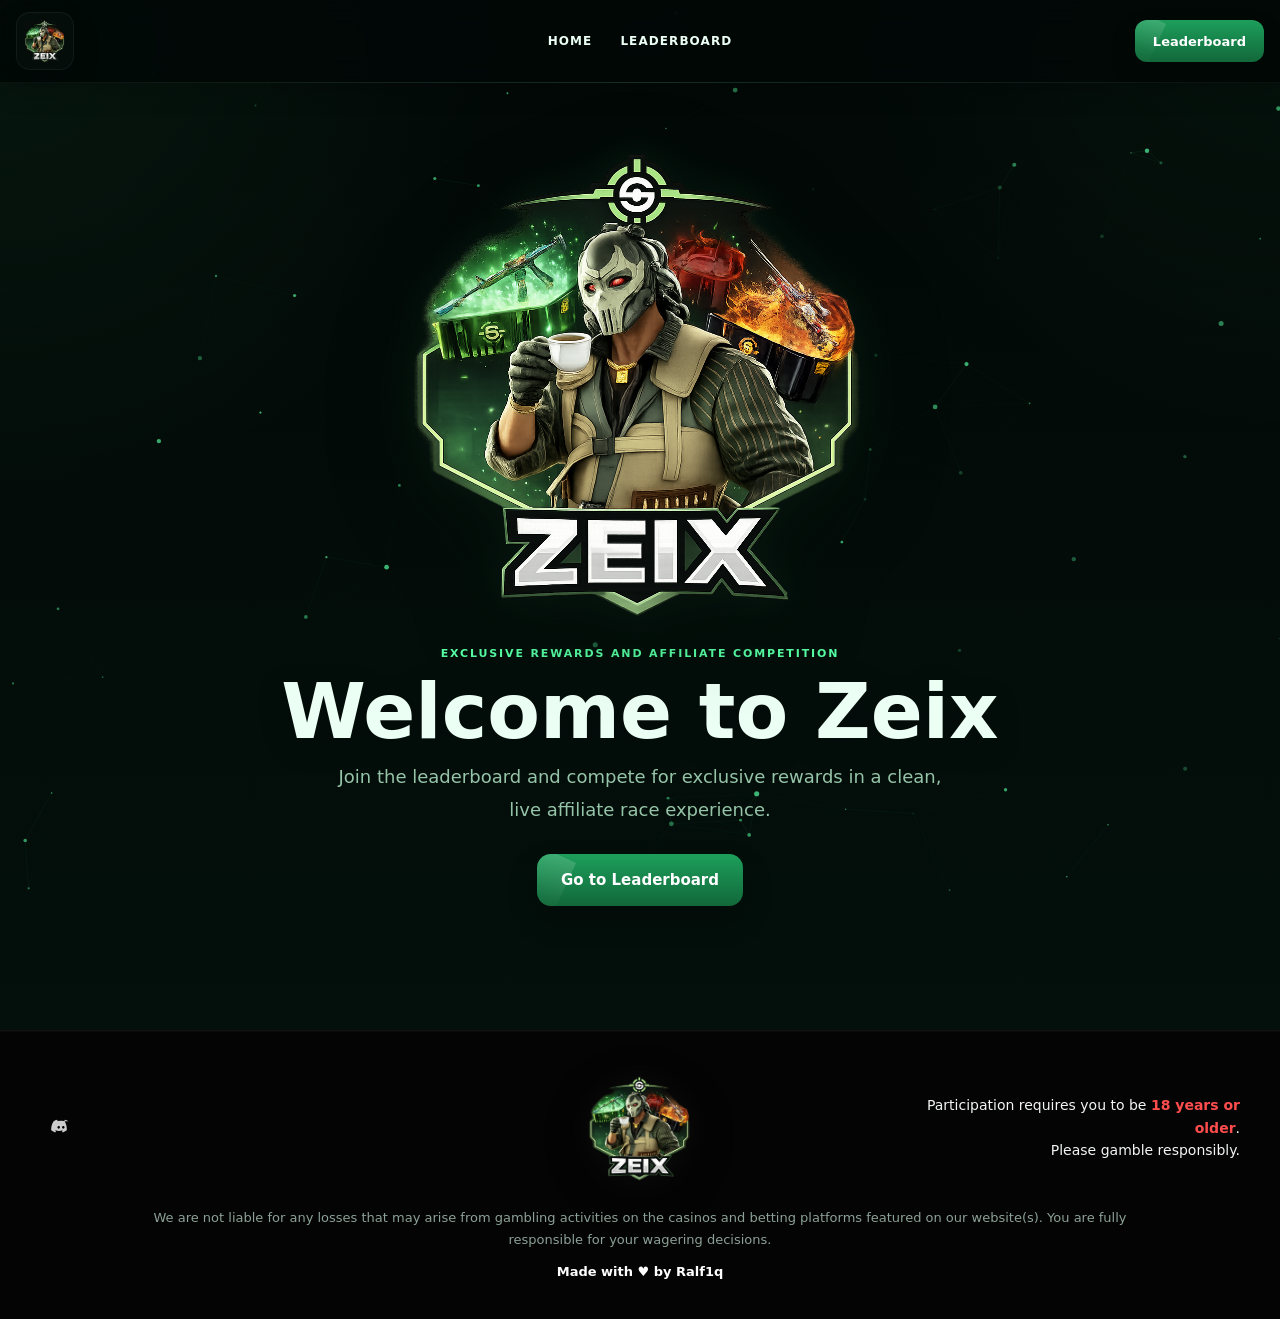
<file: index.html>
<!DOCTYPE html>
<html lang="en">
<head>
  <meta charset="UTF-8" />
  <meta name="viewport" content="width=device-width, initial-scale=1.0" />
  <title>Zeix</title>
  <link rel="stylesheet" href="/css/style.css" />
</head>
<body class="home-page">
  <canvas id="particles"></canvas>

  <header class="topbar">
    <div class="topbar-inner">
      <a href="/" class="topbar-brand">
        <img src="/assets/logo.png" alt="Zeix Logo" class="topbar-logo" />
      </a>

      <nav class="topbar-nav">
        <a href="/">Home</a>
        <a href="/leaderboard/">Leaderboard</a>
      </nav>

      <div class="topbar-action">
        <a class="topbar-button" href="/leaderboard/">Leaderboard</a>
      </div>
    </div>
  </header>

  <main class="home-main">
    <section class="home-hero">
      <div class="home-center">
        <div class="home-hero-art-wrap">
          <img src="/assets/logo.png" alt="Zeix Artwork" class="home-hero-art" />
        </div>

        <p class="home-eyebrow">Exclusive rewards and affiliate competition</p>
        <h1 class="home-title">Welcome to Zeix</h1>
        <p class="home-description">
          Join the leaderboard and compete for exclusive rewards in a clean, live affiliate race experience.
        </p>

        <div class="home-actions">
          <a class="hero-button primary" href="/leaderboard/">Go to Leaderboard</a>
        </div>
      </div>
    </section>
  </main>

<footer class="footer">
  <div class="footer-top">
    
    <!-- LEFT: socials -->
    <div class="footer-left">
      <a href="https://discord.gg/P6sgAthDeD" target="_blank" class="footer-icon">
        <!-- Discord SVG -->
        <svg viewBox="0 0 24 24" fill="currentColor">
          <path d="M20 4.5A19.9 19.9 0 0 0 16.3 3c-.2.4-.5 1-.7 1.4a18.3 18.3 0 0 0-7.2 0c-.2-.4-.5-1-.7-1.4A19.9 19.9 0 0 0 4 4.5C1.7 8 1.1 11.3 1.3 14.5c1.5 1.1 3 1.8 4.4 2.3.4-.5.8-1.1 1.1-1.7-.5-.2-1-.4-1.4-.7.1-.1.2-.2.3-.2 2.7 1.3 5.6 1.3 8.2 0 .1.1.2.2.3.2-.4.3-.9.5-1.4.7.3.6.7 1.2 1.1 1.7 1.4-.5 2.9-1.2 4.4-2.3.3-3.6-.5-6.8-2.3-10zM9.5 12.8c-.8 0-1.4-.7-1.4-1.5s.6-1.5 1.4-1.5 1.4.7 1.4 1.5-.6 1.5-1.4 1.5zm5 0c-.8 0-1.4-.7-1.4-1.5s.6-1.5 1.4-1.5 1.4.7 1.4 1.5-.6 1.5-1.4 1.5z"/>
        </svg>
      </a>
    </div>

    <!-- CENTER: logo -->
    <div class="footer-center">
      <img src="/assets/logo.png" alt="Zeix Logo">
    </div>

    <!-- RIGHT: age warning -->
    <div class="footer-right">
      <p>
        Participation requires you to be <strong>18 years or older</strong>.<br>
        Please gamble responsibly.
      </p>
    </div>

  </div>

  <!-- BOTTOM -->
  <div class="footer-bottom">
    <p>
      We are not liable for any losses that may arise from gambling activities on the casinos and betting platforms featured on our website(s). You are fully responsible for your wagering decisions.
    </p>
    <p class="footer-credit">
      Made with ♥ by Ralf1q
    </p>
  </div>
</footer>

  <script src="/js/particles.js"></script>
</body>
</html>
</file>
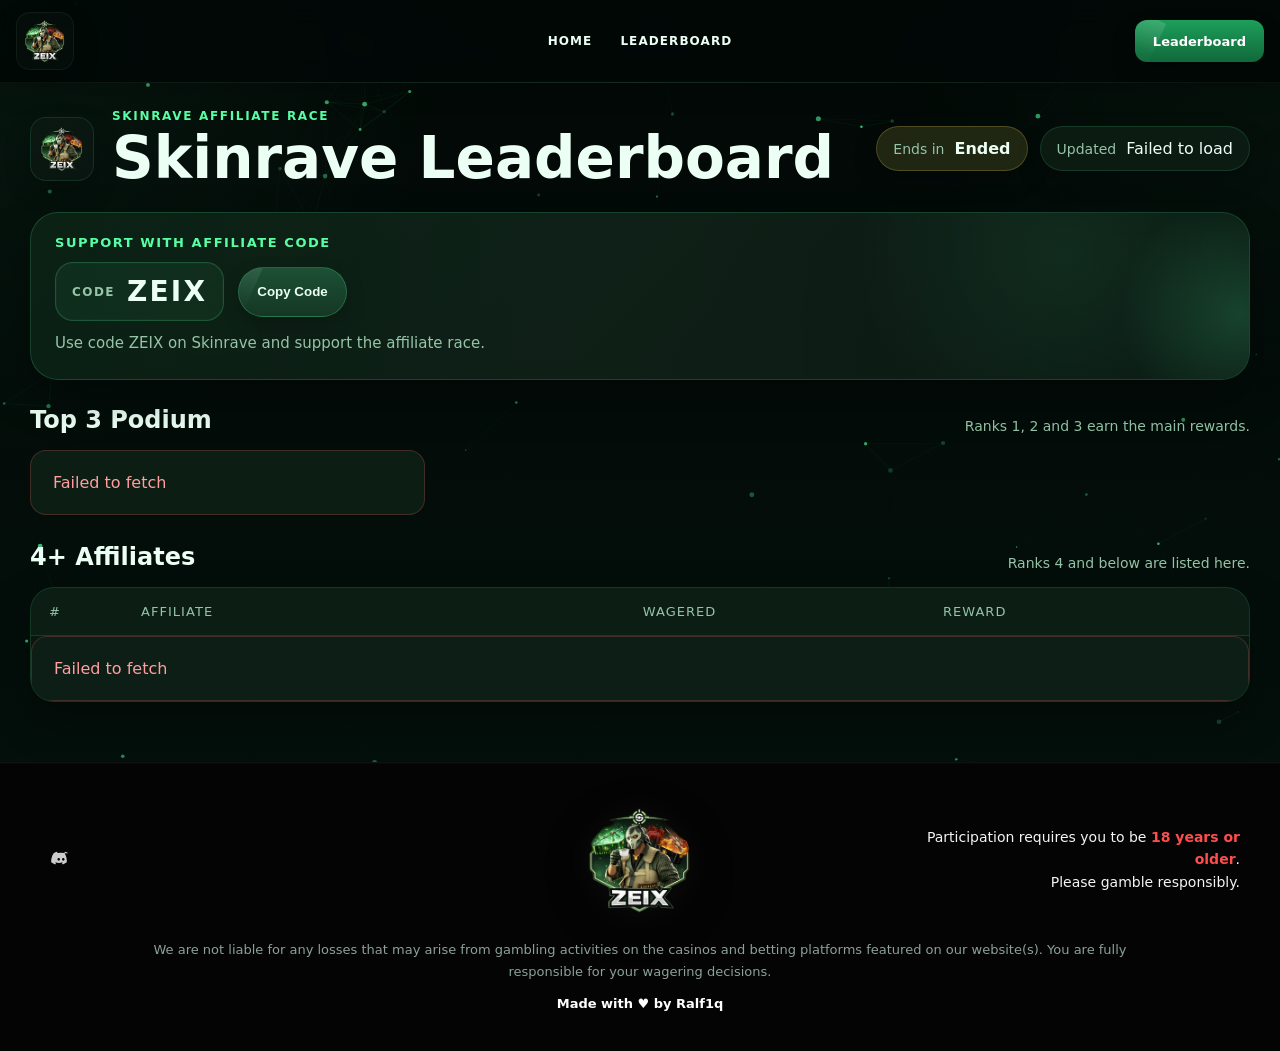
<file: critical/index.html>
<!DOCTYPE html>
<html lang="en">
<head>
  <meta charset="UTF-8" />
  <meta name="viewport" content="width=device-width, initial-scale=1.0" />
  <title>Critical Notice</title>
  <link rel="stylesheet" href="/css/style.css" />
</head>
<body class="center-page">
  <canvas id="particles"></canvas>

  <div class="status-shell">
    <div class="status-card glass-card floating-card notice-card critical-card">
      <h1 id="criticalTitle">Critical Notice</h1>

      <div class="big-emoji">⚠️</div>

      <p id="criticalMessage" class="status-text">
        Our systems are currently down. Some services may be temporarily unavailable while we work on restoring everything as quickly as possible.
      </p>

      <div class="notice-actions">
        <a id="criticalButton" class="status-button primary-button" href="/leaderboard/">Continue to Leaderboard</a>
      </div>
    </div>
  </div>

  <footer class="site-footer site-footer-large">
    <div class="footer-inner">
      <div class="footer-left">
        <img src="/assets/logo.png" alt="Zeix Logo" class="footer-logo" />

        <div class="footer-socials">
          <a
            href="YOUR_DISCORD_INVITE"
            target="_blank"
            rel="noopener noreferrer"
            class="footer-social"
            aria-label="Discord"
            title="Discord"
          >
            <svg viewBox="0 0 24 24" aria-hidden="true">
              <path fill="currentColor" d="M20.317 4.369A19.791 19.791 0 0 0 15.885 3c-.191.328-.403.77-.554 1.116a18.27 18.27 0 0 0-5.138 0A12.64 12.64 0 0 0 9.639 3a19.736 19.736 0 0 0-4.433 1.369C2.4 8.596 1.64 12.72 2.02 16.787a19.9 19.9 0 0 0 5.425 2.713c.438-.601.828-1.235 1.165-1.903a12.96 12.96 0 0 1-1.833-.877c.154-.113.305-.231.451-.352c3.536 1.66 7.373 1.66 10.867 0c.148.121.299.239.451.352c-.586.339-1.2.632-1.835.878c.338.667.727 1.301 1.166 1.902a19.86 19.86 0 0 0 5.426-2.712c.446-4.716-.762-8.803-3.112-12.418ZM9.349 14.263c-1.058 0-1.925-.966-1.925-2.154c0-1.188.849-2.154 1.925-2.154c1.084 0 1.942.975 1.924 2.154c0 1.188-.849 2.154-1.924 2.154Zm5.303 0c-1.058 0-1.924-.966-1.924-2.154c0-1.188.848-2.154 1.924-2.154c1.084 0 1.943.975 1.925 2.154c0 1.188-.849 2.154-1.925 2.154Z"/>
            </svg>
          </a>
        </div>
      </div>

      <div class="footer-right">
        <p class="footer-age">
          Participation requires you to be <strong>18 years or older</strong>. Please gamble responsibly.
        </p>
      </div>
    </div>

    <div class="footer-bottom">
      <p>
        We are not liable for any losses that may arise from gambling activities on the casinos and betting platforms featured on our website(s). You are fully responsible for your wagering decisions.
      </p>
      <p class="footer-credit">Made with &lt;3 by Ralf1q</p>
    </div>
  </footer>

  <script src="/js/particles.js"></script>
  <script>
    async function initCritical() {
      try {
        const response = await fetch("/config.json", { cache: "no-store" });
        const config = await response.json();

        if (config.pages?.maintenanceEnabled) {
          window.location.replace("/maintenance/");
          return;
        }

        if (!config.pages?.criticalEnabled) {
          window.location.replace("/leaderboard/");
          return;
        }

        document.title = `${config.critical?.title || "Critical Notice"} | ${config.site?.title || "Zeix"}`;
        document.getElementById("criticalTitle").textContent =
          config.critical?.title || "Critical Notice";
        document.getElementById("criticalMessage").textContent =
          config.critical?.message ||
          "Our systems are currently down. Some services may be temporarily unavailable while we work on restoring everything as quickly as possible.";
        document.getElementById("criticalButton").textContent =
          config.critical?.buttonText || "Continue to Leaderboard";
      } catch (error) {
        console.error(error);
      }
    }

    initCritical();
  </script>
</body>
</html>
</file>
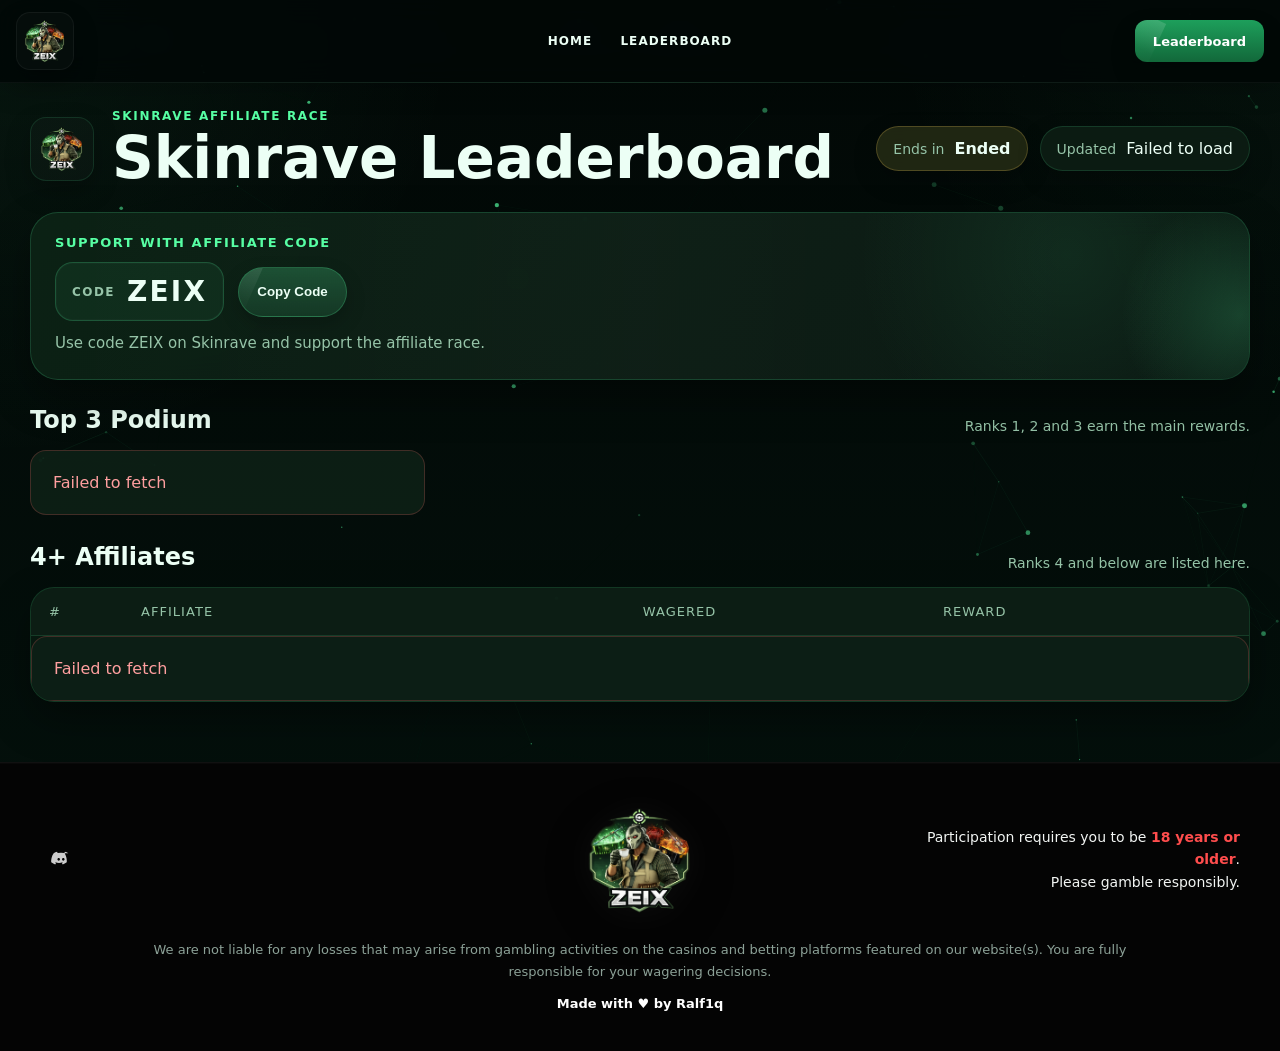
<file: leaderboard/index.html>
<!DOCTYPE html>
<html lang="en">
<head>
  <meta charset="UTF-8" />
  <meta name="viewport" content="width=device-width, initial-scale=1.0" />
  <title>Skinrave Leaderboard</title>
  <link rel="stylesheet" href="/css/style.css" />
</head>
<body class="leaderboard-page">
  <canvas id="particles"></canvas>

  <header class="topbar">
    <div class="topbar-inner">
      <a href="/" class="topbar-brand">
        <img src="/assets/logo.png" alt="Zeix Logo" class="topbar-logo" />
      </a>

      <nav class="topbar-nav">
        <a href="/">Home</a>
        <a href="/leaderboard/">Leaderboard</a>
      </nav>

      <div class="topbar-action">
        <a class="topbar-button" href="/leaderboard/">Leaderboard</a>
      </div>
    </div>
  </header>

  <div class="page-shell">
    <header class="hero">
      <div class="brand">
        <img id="brandLogo" src="/assets/logo.png" alt="Zeix Logo" class="brand-logo" />
        <div>
          <p class="eyebrow" id="siteSubtitle">Skinrave Affiliate Race</p>
          <h1 id="siteTitle">Skinrave Leaderboard</h1>
        </div>
      </div>

      <div class="hero-right">
        <div class="meta-card countdown-card">
          <span class="meta-label" id="countdownLabel">Ends in</span>
          <span id="countdownValue">Loading...</span>
        </div>

        <div class="meta-card">
          <span class="meta-label">Updated</span>
          <span id="lastUpdated">Loading...</span>
        </div>
      </div>
    </header>

    <section class="promo-card glass-card">
      <div class="promo-glow"></div>
      <div class="promo-copy">
        <p class="promo-label" id="promoTitle">Support with affiliate code</p>

        <div class="promo-code-row">
          <div class="promo-code-box">
            <span class="promo-code-prefix">CODE</span>
            <span class="promo-code" id="promoCode">ZEIX</span>
          </div>

          <button class="copy-button" id="copyPromoButton" type="button">Copy Code</button>
        </div>

        <p class="promo-description" id="promoDescription">
          Use code ZEIX on Skinrave and support the affiliate race.
        </p>
      </div>
    </section>

    <main class="leaderboard-wrap">
      <section class="podium-section">
        <div class="section-title-row">
          <h2>Top 3 Podium</h2>
          <p class="section-subtitle">Ranks 1, 2 and 3 earn the main rewards.</p>
        </div>

        <div id="podium" class="podium">
          <div class="loading-card">Loading podium...</div>
        </div>
      </section>

      <section class="table-section">
        <div class="section-title-row">
          <h2>4+ Affiliates</h2>
          <p class="section-subtitle">Ranks 4 and below are listed here.</p>
        </div>

        <div class="table-card glass-card">
          <div class="table-head">
            <span>#</span>
            <span>Affiliate</span>
            <span>Wagered</span>
            <span>Reward</span>
          </div>
          <div id="leaderboardList" class="table-body">
            <div class="loading-row">Loading affiliates...</div>
          </div>
        </div>
      </section>
    </main>
  </div>

<footer class="footer">
  <div class="footer-top">
    
    <!-- LEFT: socials -->
    <div class="footer-left">
      <a href="https://discord.gg/P6sgAthDeD" target="_blank" class="footer-icon">
        <!-- Discord SVG -->
        <svg viewBox="0 0 24 24" fill="currentColor">
          <path d="M20 4.5A19.9 19.9 0 0 0 16.3 3c-.2.4-.5 1-.7 1.4a18.3 18.3 0 0 0-7.2 0c-.2-.4-.5-1-.7-1.4A19.9 19.9 0 0 0 4 4.5C1.7 8 1.1 11.3 1.3 14.5c1.5 1.1 3 1.8 4.4 2.3.4-.5.8-1.1 1.1-1.7-.5-.2-1-.4-1.4-.7.1-.1.2-.2.3-.2 2.7 1.3 5.6 1.3 8.2 0 .1.1.2.2.3.2-.4.3-.9.5-1.4.7.3.6.7 1.2 1.1 1.7 1.4-.5 2.9-1.2 4.4-2.3.3-3.6-.5-6.8-2.3-10zM9.5 12.8c-.8 0-1.4-.7-1.4-1.5s.6-1.5 1.4-1.5 1.4.7 1.4 1.5-.6 1.5-1.4 1.5zm5 0c-.8 0-1.4-.7-1.4-1.5s.6-1.5 1.4-1.5 1.4.7 1.4 1.5-.6 1.5-1.4 1.5z"/>
        </svg>
      </a>
    </div>

    <!-- CENTER: logo -->
    <div class="footer-center">
      <img src="/assets/logo.png" alt="Zeix Logo">
    </div>

    <!-- RIGHT: age warning -->
    <div class="footer-right">
      <p>
        Participation requires you to be <strong>18 years or older</strong>.<br>
        Please gamble responsibly.
      </p>
    </div>

  </div>

  <!-- BOTTOM -->
  <div class="footer-bottom">
    <p>
      We are not liable for any losses that may arise from gambling activities on the casinos and betting platforms featured on our website(s). You are fully responsible for your wagering decisions.
    </p>
    <p class="footer-credit">
      Made with ♥ by Ralf1q
    </p>
  </div>
</footer>

  <script src="/js/particles.js"></script>
  <script src="/js/leaderboard.js"></script>
</body>
</html>
</file>
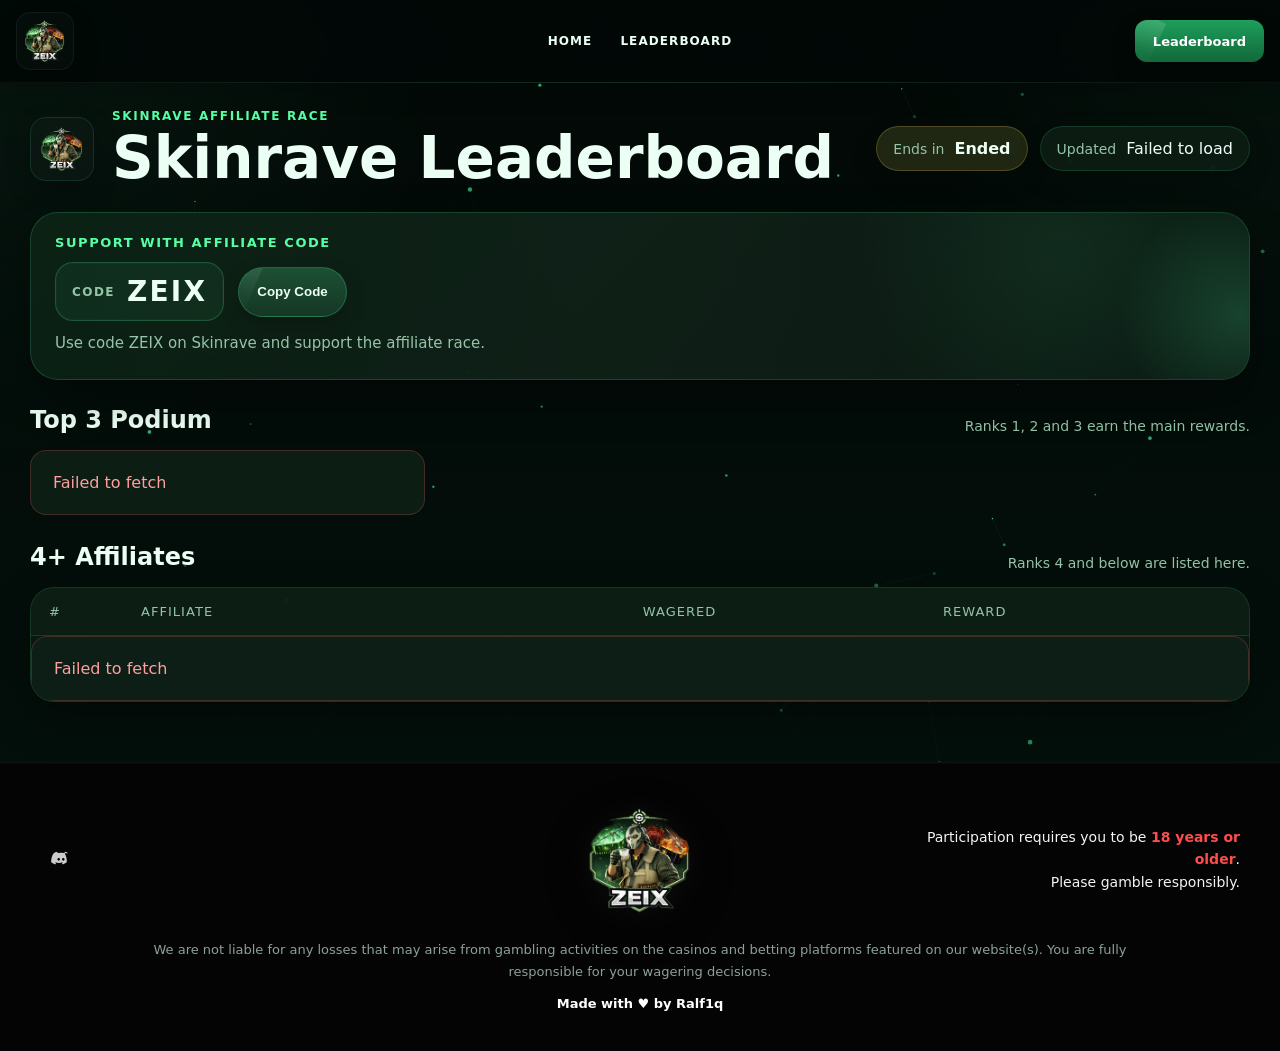
<file: maintenance/index.html>
<!DOCTYPE html>
<html lang="en">
<head>
  <meta charset="UTF-8" />
  <meta name="viewport" content="width=device-width, initial-scale=1.0" />
  <title>Maintenance</title>
  <link rel="stylesheet" href="/css/style.css" />
</head>
<body class="center-page">
  <canvas id="particles"></canvas>

  <div class="status-shell">
    <div class="status-card glass-card floating-card notice-card maintenance-card">
      <h1 id="maintenanceTitle">Under Maintenance</h1>

      <div class="big-emoji">🛠️</div>
      <div class="spinner-ring"></div>

      <p id="maintenanceMessage" class="status-text">
        We are improving the leaderboard right now. Please check back soon.
      </p>

      <div class="notice-actions">
        <a class="status-button primary-button" href="/">Refresh</a>
      </div>
    </div>
  </div>

  <footer class="site-footer site-footer-large">
    <div class="footer-inner">
      <div class="footer-left">
        <img src="/assets/logo.png" alt="Zeix Logo" class="footer-logo" />

        <div class="footer-socials">
          <a
            href="YOUR_DISCORD_INVITE"
            target="_blank"
            rel="noopener noreferrer"
            class="footer-social"
            aria-label="Discord"
            title="Discord"
          >
            <svg viewBox="0 0 24 24" aria-hidden="true">
              <path fill="currentColor" d="M20.317 4.369A19.791 19.791 0 0 0 15.885 3c-.191.328-.403.77-.554 1.116a18.27 18.27 0 0 0-5.138 0A12.64 12.64 0 0 0 9.639 3a19.736 19.736 0 0 0-4.433 1.369C2.4 8.596 1.64 12.72 2.02 16.787a19.9 19.9 0 0 0 5.425 2.713c.438-.601.828-1.235 1.165-1.903a12.96 12.96 0 0 1-1.833-.877c.154-.113.305-.231.451-.352c3.536 1.66 7.373 1.66 10.867 0c.148.121.299.239.451.352c-.586.339-1.2.632-1.835.878c.338.667.727 1.301 1.166 1.902a19.86 19.86 0 0 0 5.426-2.712c.446-4.716-.762-8.803-3.112-12.418ZM9.349 14.263c-1.058 0-1.925-.966-1.925-2.154c0-1.188.849-2.154 1.925-2.154c1.084 0 1.942.975 1.924 2.154c0 1.188-.849 2.154-1.924 2.154Zm5.303 0c-1.058 0-1.924-.966-1.924-2.154c0-1.188.848-2.154 1.924-2.154c1.084 0 1.943.975 1.925 2.154c0 1.188-.849 2.154-1.925 2.154Z"/>
            </svg>
          </a>
        </div>
      </div>

      <div class="footer-right">
        <p class="footer-age">
          Participation requires you to be <strong>18 years or older</strong>. Please gamble responsibly.
        </p>
      </div>
    </div>

    <div class="footer-bottom">
      <p>
        We are not liable for any losses that may arise from gambling activities on the casinos and betting platforms featured on our website(s). You are fully responsible for your wagering decisions.
      </p>
      <p class="footer-credit">Made with &lt;3 by Ralf1q</p>
    </div>
  </footer>

  <script src="/js/particles.js"></script>
  <script>
    async function initMaintenance() {
      try {
        const response = await fetch("/config.json", { cache: "no-store" });
        const config = await response.json();

        if (!config.pages?.maintenanceEnabled) {
          if (config.pages?.criticalEnabled) {
            window.location.replace("/critical/");
            return;
          }
          window.location.replace("/leaderboard/");
          return;
        }

        document.title = `${config.maintenance?.title || "Maintenance"} | ${config.site?.title || "Zeix"}`;
        document.getElementById("maintenanceTitle").textContent =
          config.maintenance?.title || "Under Maintenance";
        document.getElementById("maintenanceMessage").textContent =
          config.maintenance?.message ||
          "We are improving the leaderboard right now. Please check back soon.";
      } catch (error) {
        console.error(error);
      }
    }

    initMaintenance();
  </script>
</body>
</html>
</file>
<file: css/style.css>
:root {
  --bg: #040908;
  --bg-2: #07140f;
  --panel: rgba(10, 24, 18, 0.82);
  --panel-2: rgba(14, 32, 22, 0.92);
  --border: rgba(87, 255, 164, 0.14);
  --border-strong: rgba(87, 255, 164, 0.24);
  --primary: #57ffa4;
  --primary-2: #1d9f5b;
  --primary-3: #12683a;
  --text: #ecfff5;
  --muted: #96c4a8;
  --gold: #ffcf5a;
  --silver: #cfd6df;
  --bronze: #d89258;
  --danger: #ff9f9f;
  --footer-bg: #030404;
  --shadow: 0 18px 40px rgba(0, 0, 0, 0.34);
  --shadow-soft: 0 10px 24px rgba(0, 0, 0, 0.22);
  --radius: 24px;
  --radius-lg: 30px;
  --radius-sm: 16px;
  --max-width: 1220px;
  --topbar-width: 1280px;
  --font: Inter, ui-sans-serif, system-ui, -apple-system, BlinkMacSystemFont, "Segoe UI", sans-serif;
}

* {
  box-sizing: border-box;
}

html,
body {
  margin: 0;
  min-height: 100%;
  font-family: var(--font);
  color: var(--text);
  background:
    radial-gradient(circle at top left, rgba(87, 255, 164, 0.06), transparent 28%),
    radial-gradient(circle at top right, rgba(87, 255, 164, 0.04), transparent 24%),
    linear-gradient(180deg, #020806 0%, #04120d 100%);
}

body {
  position: relative;
  overflow-x: hidden;
}

body.home-page,
body.leaderboard-page,
body.center-page {
  min-height: 100vh;
  display: flex;
  flex-direction: column;
}

img {
  max-width: 100%;
}

a,
button {
  -webkit-tap-highlight-color: transparent;
}

#particles {
  position: fixed;
  inset: 0;
  width: 100%;
  height: 100%;
  z-index: 0;
  pointer-events: none;
}

/* ===== CORE CONTAINERS ===== */

.topbar,
.home-main,
.page-shell,
.status-shell,
.footer,
.site-footer,
.site-footer-large {
  position: relative;
  z-index: 2;
}

.page-shell {
  width: min(100% - 32px, var(--max-width));
  margin: 0 auto;
  padding: 26px 0 0;
}

.status-shell {
  width: min(100% - 32px, 860px);
  margin: auto auto 0;
}

.home-main {
  flex: 1;
  display: flex;
  flex-direction: column;
}

.glass-card {
  backdrop-filter: blur(14px);
  -webkit-backdrop-filter: blur(14px);
}

/* ===== TOPBAR ===== */

.topbar {
  position: sticky;
  top: 0;
  z-index: 40;
  background: rgba(2, 8, 6, 0.84);
  backdrop-filter: blur(14px);
  border-bottom: 1px solid rgba(255, 255, 255, 0.04);
  box-shadow: 0 8px 24px rgba(0, 0, 0, 0.16);
}

.topbar::after {
  content: "";
  position: absolute;
  left: 0;
  right: 0;
  bottom: -1px;
  height: 1px;
  background: linear-gradient(90deg, transparent, rgba(87, 255, 164, 0.12), transparent);
  pointer-events: none;
}

.topbar-inner {
  width: min(100% - 32px, var(--topbar-width));
  min-height: 82px;
  margin: 0 auto;
  display: grid;
  grid-template-columns: 1fr auto 1fr;
  align-items: center;
  gap: 18px;
}

.topbar-brand {
  display: inline-flex;
  align-items: center;
  justify-self: start;
  text-decoration: none;
}

.topbar-logo {
  width: 58px;
  height: 58px;
  object-fit: contain;
  object-position: center;
  border-radius: 14px;
  background: rgba(255, 255, 255, 0.02);
  border: 1px solid rgba(255, 255, 255, 0.05);
  box-shadow: 0 10px 24px rgba(0, 0, 0, 0.24);
  padding: 6px;
  transition: transform 0.22s ease, box-shadow 0.22s ease, border-color 0.22s ease;
}

.topbar-brand:hover .topbar-logo {
  transform: translateY(-2px);
  border-color: rgba(87, 255, 164, 0.18);
  box-shadow: 0 14px 28px rgba(0, 0, 0, 0.28);
}

.topbar-nav {
  display: flex;
  align-items: center;
  justify-content: center;
  gap: 28px;
}

.topbar-nav a {
  position: relative;
  color: var(--text);
  text-decoration: none;
  font-weight: 800;
  font-size: 12px;
  letter-spacing: 0.09em;
  text-transform: uppercase;
  transition: color 0.2s ease, opacity 0.2s ease;
}

.topbar-nav a::after {
  content: "";
  position: absolute;
  left: 50%;
  bottom: -8px;
  width: 0;
  height: 2px;
  border-radius: 999px;
  background: linear-gradient(90deg, var(--primary), rgba(87, 255, 164, 0.45));
  transform: translateX(-50%);
  transition: width 0.22s ease;
}

.topbar-nav a:hover {
  color: var(--primary);
}

.topbar-nav a:hover::after {
  width: 100%;
}

.topbar-action {
  display: flex;
  justify-content: flex-end;
}

.topbar-button {
  position: relative;
  overflow: hidden;
  display: inline-flex;
  align-items: center;
  justify-content: center;
  min-height: 42px;
  padding: 0 18px;
  border-radius: 12px;
  background: linear-gradient(180deg, var(--primary-2), var(--primary-3));
  color: #fff;
  text-decoration: none;
  font-weight: 800;
  font-size: 13px;
  box-shadow: 0 12px 24px rgba(0, 0, 0, 0.22);
  transition: transform 0.2s ease, filter 0.2s ease, box-shadow 0.2s ease;
}

.topbar-button::before {
  content: "";
  position: absolute;
  top: -30%;
  left: -35%;
  width: 50%;
  height: 160%;
  background: linear-gradient(180deg, rgba(255, 255, 255, 0.34), rgba(255, 255, 255, 0.04), transparent);
  transform: rotate(25deg);
  opacity: 0.42;
  pointer-events: none;
}

.topbar-button:hover {
  transform: translateY(-2px);
  filter: brightness(1.06);
  box-shadow: 0 14px 30px rgba(0, 0, 0, 0.28);
}

/* ===== HOME ===== */

.home-hero {
  flex: 1;
  display: grid;
  place-items: center;
  padding: 56px 20px 64px;
}

.home-center {
  width: min(100%, 920px);
  margin: 0 auto;
  text-align: center;
}

.home-hero-art-wrap {
  width: min(100%, 540px);
  margin: 0 auto 18px;
  display: flex;
  justify-content: center;
}

.home-hero-art {
  width: 100%;
  max-width: 540px;
  max-height: 490px;
  object-fit: contain;
  object-position: center;
  display: block;
  filter:
    drop-shadow(0 22px 44px rgba(0, 0, 0, 0.34))
    drop-shadow(0 0 18px rgba(87, 255, 164, 0.08));
  animation: heroArtFloat 5.8s ease-in-out infinite;
}

.home-eyebrow {
  margin: 0 0 14px;
  color: var(--primary);
  text-transform: uppercase;
  letter-spacing: 0.17em;
  font-size: 11px;
  font-weight: 900;
  text-shadow: 0 0 12px rgba(87, 255, 164, 0.14);
}

.home-title {
  margin: 0 0 12px;
  font-size: clamp(42px, 6vw, 78px);
  line-height: 0.98;
  font-weight: 900;
  text-shadow: 0 8px 30px rgba(0, 0, 0, 0.22);
}

.home-description {
  width: min(100%, 640px);
  margin: 0 auto 28px;
  color: var(--muted);
  font-size: clamp(15px, 1.5vw, 18px);
  line-height: 1.8;
}

.home-actions {
  display: flex;
  justify-content: center;
  gap: 14px;
  flex-wrap: wrap;
}

.hero-button {
  position: relative;
  overflow: hidden;
  display: inline-flex;
  align-items: center;
  justify-content: center;
  min-height: 52px;
  padding: 0 24px;
  border-radius: 14px;
  text-decoration: none;
  font-weight: 900;
  font-size: 15px;
  transition: transform 0.2s ease, filter 0.2s ease, box-shadow 0.2s ease;
}

.hero-button.primary {
  background: linear-gradient(180deg, var(--primary-2), var(--primary-3));
  color: #fff;
  box-shadow: 0 14px 28px rgba(0, 0, 0, 0.26);
}

.hero-button.primary::before {
  content: "";
  position: absolute;
  top: -30%;
  left: -36%;
  width: 48%;
  height: 170%;
  background: linear-gradient(180deg, rgba(255, 255, 255, 0.34), rgba(255, 255, 255, 0.05), transparent);
  transform: rotate(25deg);
  opacity: 0.44;
  pointer-events: none;
}

.hero-button.primary:hover {
  transform: translateY(-2px);
  filter: brightness(1.06);
  box-shadow: 0 16px 34px rgba(0, 0, 0, 0.3);
}

/* ===== CENTER PAGES ===== */

.center-page {
  justify-content: space-between;
}

.floating-card {
  animation: floatCard 4.5s ease-in-out infinite;
  transform-origin: center;
}

.status-card {
  position: relative;
  overflow: hidden;
  background: linear-gradient(180deg, rgba(15, 35, 24, 0.92), rgba(8, 20, 14, 0.96));
  border: 1px solid var(--border);
  border-radius: var(--radius-lg);
  box-shadow: var(--shadow);
  padding: 34px;
}

.notice-card {
  text-align: center;
  padding: 52px 38px;
}

.maintenance-card::before,
.critical-card::before,
.status-card::before {
  content: "";
  position: absolute;
  inset: 0;
  background: radial-gradient(circle at top, rgba(87, 255, 164, 0.12), transparent 55%);
  pointer-events: none;
}

.status-text {
  color: var(--muted);
  font-size: 20px;
  line-height: 1.75;
  margin: 20px auto 30px;
  max-width: 660px;
}

.big-emoji {
  font-size: 58px;
  line-height: 1;
  margin: 6px 0 12px;
  animation: pulseGlow 2s infinite ease-in-out;
}

.notice-actions {
  display: flex;
  justify-content: center;
}

.status-button {
  display: inline-flex;
  align-items: center;
  justify-content: center;
  min-height: 52px;
  padding: 0 22px;
  border-radius: 999px;
  text-decoration: none;
  font-weight: 800;
  transition: transform 0.2s ease, box-shadow 0.2s ease;
}

.status-button:hover {
  transform: translateY(-2px);
}

.primary-button {
  background: linear-gradient(180deg, rgba(87, 255, 164, 0.24), rgba(87, 255, 164, 0.12));
  border: 1px solid rgba(87, 255, 164, 0.28);
  color: var(--text);
  box-shadow: 0 10px 24px rgba(0, 0, 0, 0.24);
}

.spinner-ring {
  width: 88px;
  height: 88px;
  margin: 6px auto 14px;
  border-radius: 50%;
  border: 4px solid rgba(87, 255, 164, 0.12);
  border-top-color: var(--primary);
  animation: spinRing 1.2s linear infinite;
}

.pulse-orb {
  width: 18px;
  height: 18px;
  margin: 0 auto 18px;
  border-radius: 50%;
  background: var(--primary);
  box-shadow: 0 0 28px rgba(87, 255, 164, 0.55);
  animation: pulseGlow 1.8s infinite ease-in-out;
}

/* ===== LEADERBOARD PAGE ===== */

.leaderboard-page .page-shell {
  min-height: auto;
  padding-top: 26px;
  padding-bottom: 0;
}

.hero {
  display: flex;
  justify-content: space-between;
  align-items: center;
  gap: 20px;
  margin-bottom: 24px;
  flex-wrap: wrap;
}

.hero-right {
  display: flex;
  align-items: center;
  gap: 12px;
  flex-wrap: wrap;
  justify-content: flex-end;
}

.brand {
  display: flex;
  align-items: center;
  gap: 18px;
  min-width: 0;
}

.brand-logo {
  width: 64px;
  height: 64px;
  object-fit: contain;
  object-position: center;
  border-radius: 16px;
  background: rgba(255, 255, 255, 0.02);
  border: 1px solid rgba(87, 255, 164, 0.12);
  box-shadow: 0 10px 24px rgba(0, 0, 0, 0.25);
  padding: 8px;
  flex: 0 0 auto;
}

.eyebrow {
  margin: 0 0 6px;
  color: var(--primary);
  text-transform: uppercase;
  letter-spacing: 0.14em;
  font-size: 12px;
  font-weight: 700;
}

h1 {
  margin: 0;
  font-size: clamp(34px, 5vw, 58px);
  line-height: 1.02;
}

h2 {
  margin: 0;
  font-size: 24px;
}

.meta-card {
  display: flex;
  align-items: center;
  gap: 10px;
  background: rgba(14, 31, 21, 0.82);
  border: 1px solid var(--border);
  border-radius: 999px;
  padding: 12px 16px;
  box-shadow: var(--shadow-soft);
  backdrop-filter: blur(10px);
}

.countdown-card {
  border-color: rgba(255, 207, 90, 0.22);
  background: rgba(40, 47, 22, 0.78);
}

.meta-label {
  color: var(--muted);
  font-size: 14px;
}

#countdownValue {
  font-weight: 800;
}

.promo-card {
  position: relative;
  overflow: hidden;
  margin-bottom: 26px;
  padding: 22px 24px;
  border-radius: 28px;
  border: 1px solid rgba(87, 255, 164, 0.18);
  background: linear-gradient(135deg, rgba(12, 35, 22, 0.92), rgba(10, 24, 18, 0.92));
  box-shadow: var(--shadow);
}

.promo-card::after {
  content: "";
  position: absolute;
  inset: 0;
  background:
    radial-gradient(circle at 85% 25%, rgba(87, 255, 164, 0.08), transparent 20%),
    linear-gradient(90deg, transparent, rgba(255, 255, 255, 0.02), transparent);
  pointer-events: none;
}

.promo-glow {
  position: absolute;
  inset: auto -10% -40% auto;
  width: 260px;
  height: 260px;
  background: radial-gradient(circle, rgba(87, 255, 164, 0.18), transparent 65%);
  pointer-events: none;
}

.promo-copy {
  position: relative;
  z-index: 1;
}

.promo-label {
  margin: 0 0 12px;
  font-size: 13px;
  text-transform: uppercase;
  letter-spacing: 0.12em;
  color: var(--primary);
  font-weight: 800;
}

.promo-code-row {
  display: flex;
  align-items: center;
  gap: 14px;
  flex-wrap: wrap;
  margin-bottom: 10px;
}

.promo-code-box {
  display: inline-flex;
  align-items: center;
  gap: 12px;
  padding: 12px 16px;
  border-radius: 18px;
  border: 1px solid rgba(87, 255, 164, 0.2);
  background: rgba(87, 255, 164, 0.06);
  box-shadow: inset 0 0 0 1px rgba(255, 255, 255, 0.02);
}

.promo-code-prefix {
  color: var(--muted);
  font-size: 12px;
  font-weight: 700;
  letter-spacing: 0.12em;
  text-transform: uppercase;
}

.promo-code {
  font-size: 28px;
  font-weight: 900;
  letter-spacing: 0.08em;
  color: var(--text);
}

.copy-button {
  position: relative;
  overflow: hidden;
  min-height: 50px;
  padding: 0 18px;
  border: 0;
  border-radius: 999px;
  background: linear-gradient(180deg, rgba(87, 255, 164, 0.22), rgba(87, 255, 164, 0.11));
  color: var(--text);
  font-weight: 800;
  cursor: pointer;
  border: 1px solid rgba(87, 255, 164, 0.22);
  box-shadow: 0 8px 20px rgba(0, 0, 0, 0.2);
  transition: transform 0.2s ease, opacity 0.2s ease, filter 0.2s ease;
}

.copy-button::before {
  content: "";
  position: absolute;
  top: -34%;
  left: -34%;
  width: 44%;
  height: 170%;
  background: linear-gradient(180deg, rgba(255, 255, 255, 0.26), rgba(255, 255, 255, 0.04), transparent);
  transform: rotate(24deg);
  opacity: 0.4;
  pointer-events: none;
}

.copy-button:hover {
  transform: translateY(-2px);
  filter: brightness(1.04);
}

.promo-description {
  margin: 0;
  color: var(--muted);
  font-size: 15px;
  line-height: 1.7;
}

.leaderboard-wrap {
  display: grid;
  gap: 28px;
}

.section-title-row {
  display: flex;
  justify-content: space-between;
  align-items: end;
  gap: 12px;
  margin-bottom: 16px;
  flex-wrap: wrap;
}

.section-subtitle {
  margin: 0;
  color: var(--muted);
  font-size: 14px;
}

.podium {
  display: grid;
  grid-template-columns: repeat(3, minmax(0, 1fr));
  gap: 18px;
  align-items: end;
}

.podium-card {
  position: relative;
  overflow: hidden;
  background:
    radial-gradient(circle at top, rgba(87, 255, 164, 0.08), transparent 45%),
    linear-gradient(180deg, rgba(17, 40, 28, 0.96), rgba(8, 22, 14, 0.99));
  border: 1px solid var(--border);
  border-radius: 30px;
  box-shadow: var(--shadow);
  padding: 24px;
  min-height: 300px;
  display: flex;
  flex-direction: column;
  justify-content: flex-start;
  transition: transform 0.28s ease, box-shadow 0.28s ease, border-color 0.28s ease;
  animation: podiumFloat 5s ease-in-out infinite;
}

.podium-card:hover {
  transform: translateY(-8px);
}

.podium-card::before {
  content: "";
  position: absolute;
  inset: 0;
  background: radial-gradient(circle at top, rgba(87, 255, 164, 0.12), transparent 55%);
  pointer-events: none;
}

.podium-card.rank-1 {
  min-height: 360px;
  border-color: rgba(255, 207, 90, 0.45);
  box-shadow:
    0 16px 44px rgba(0, 0, 0, 0.38),
    0 0 0 1px rgba(255, 207, 90, 0.08),
    0 0 60px rgba(255, 207, 90, 0.08);
  background:
    radial-gradient(circle at top, rgba(255, 207, 90, 0.14), transparent 42%),
    linear-gradient(180deg, rgba(24, 42, 26, 0.98), rgba(12, 22, 14, 1));
}

.podium-card.rank-2 {
  min-height: 315px;
}

.podium-card.rank-3 {
  min-height: 285px;
}

.podium-card.rank-1 .podium-avatar-wrap::after {
  content: "👑";
  position: absolute;
  top: -14px;
  right: -8px;
  font-size: 22px;
  filter: drop-shadow(0 4px 10px rgba(0, 0, 0, 0.35));
}

.podium-card.rank-1 .podium-name {
  font-size: clamp(24px, 2vw, 34px);
}

.podium-card.rank-1 .podium-topline {
  color: rgba(255, 207, 90, 0.88);
  font-weight: 800;
}

.podium-card.rank-1 .podium-divider {
  background: linear-gradient(90deg, rgba(255, 207, 90, 0.34), rgba(87, 255, 164, 0.06));
}

.podium-card.rank-1 .reward-pill {
  background: rgba(255, 207, 90, 0.08);
  border-color: rgba(255, 207, 90, 0.18);
}

.podium-card.rank-1 .podium-badge {
  width: 50px;
  height: 50px;
  font-size: 18px;
  box-shadow: 0 10px 24px rgba(255, 207, 90, 0.2);
}

.podium-shine {
  position: absolute;
  top: -28%;
  left: -24%;
  width: 72%;
  height: 180%;
  background: linear-gradient(
    180deg,
    rgba(255, 255, 255, 0.1),
    rgba(255, 255, 255, 0.02),
    rgba(255, 255, 255, 0)
  );
  transform: rotate(22deg);
  opacity: 0.2;
  pointer-events: none;
}

.rank-1 .podium-shine {
  opacity: 0.55;
}

.podium-badge {
  position: absolute;
  top: 16px;
  right: 16px;
  width: 44px;
  height: 44px;
  border-radius: 50%;
  display: grid;
  place-items: center;
  font-weight: 900;
  color: #08110b;
  z-index: 2;
}

.rank-1 .podium-badge {
  background: var(--gold);
}

.rank-2 .podium-badge {
  background: var(--silver);
}

.rank-3 .podium-badge {
  background: var(--bronze);
}

.podium-topline {
  font-size: 13px;
  color: var(--muted);
  margin: 0 0 18px;
  text-transform: uppercase;
  letter-spacing: 0.14em;
  position: relative;
  z-index: 1;
}

.podium-user {
  display: flex;
  align-items: center;
  gap: 16px;
  min-width: 0;
  position: relative;
  z-index: 1;
}

.podium-avatar-wrap {
  position: relative;
  flex: 0 0 auto;
}

.podium-user-text {
  min-width: 0;
  flex: 1 1 auto;
}

.podium-name {
  font-size: clamp(20px, 1.8vw, 28px);
  font-weight: 900;
  line-height: 1.08;
  word-break: break-word;
  overflow-wrap: anywhere;
  max-width: 100%;
}

.podium-score {
  color: var(--muted);
  font-size: 15px;
  margin: 8px 0 0;
}

.podium-divider {
  width: 100%;
  height: 1px;
  background: linear-gradient(90deg, rgba(87, 255, 164, 0.2), rgba(87, 255, 164, 0.03));
  margin: 20px 0 18px;
  position: relative;
  z-index: 1;
}

.avatar {
  border-radius: 50%;
  object-fit: cover;
  flex: 0 0 auto;
  border: 1px solid rgba(87, 255, 164, 0.24);
  background: rgba(255, 255, 255, 0.04);
  box-shadow: 0 0 0 4px rgba(87, 255, 164, 0.05);
  display: block;
}

.podium-avatar {
  width: 64px;
  height: 64px;
}

.podium-card.rank-1 .podium-avatar {
  width: 74px;
  height: 74px;
  box-shadow:
    0 0 0 5px rgba(255, 207, 90, 0.08),
    0 0 0 1px rgba(255, 207, 90, 0.18);
}

.table-avatar {
  width: 38px;
  height: 38px;
}

.avatar-fallback {
  display: grid;
  place-items: center;
  font-weight: 800;
  color: var(--text);
  background: rgba(87, 255, 164, 0.12);
}

.reward-pill {
  display: inline-flex;
  align-items: center;
  gap: 10px;
  width: fit-content;
  background: rgba(87, 255, 164, 0.08);
  border: 1px solid rgba(87, 255, 164, 0.18);
  border-radius: 999px;
  padding: 10px 14px;
  font-weight: 700;
  margin-top: auto;
  position: relative;
  z-index: 1;
}

.reward-pill img,
.reward-cell img {
  width: 18px;
  height: 18px;
  object-fit: contain;
}

.table-card {
  background: rgba(10, 28, 18, 0.76);
  border: 1px solid var(--border);
  border-radius: var(--radius);
  overflow: hidden;
  box-shadow: var(--shadow);
}

.table-head,
.row {
  display: grid;
  grid-template-columns: 80px 1.7fr 1fr 1fr;
  gap: 12px;
  align-items: center;
}

.table-head {
  padding: 16px 18px;
  background: rgba(255, 255, 255, 0.02);
  color: var(--muted);
  font-size: 13px;
  text-transform: uppercase;
  letter-spacing: 0.08em;
  border-bottom: 1px solid var(--border);
}

.row {
  padding: 16px 18px;
  border-bottom: 1px solid rgba(255, 255, 255, 0.04);
  transition: background 0.2s ease;
}

.row:last-child {
  border-bottom: none;
}

.row:hover {
  background: rgba(87, 255, 164, 0.045);
}

.rank-cell {
  font-weight: 900;
  font-size: 18px;
}

.name-cell {
  font-weight: 700;
}

.name-cell-with-avatar {
  display: flex;
  align-items: center;
  gap: 12px;
  min-width: 0;
}

.table-avatar-wrap {
  flex: 0 0 auto;
}

.table-name-text {
  min-width: 0;
  overflow: hidden;
  text-overflow: ellipsis;
  white-space: nowrap;
}

.score-cell {
  color: var(--muted);
}

.reward-cell {
  display: inline-flex;
  align-items: center;
  gap: 8px;
  font-weight: 700;
}

.reward-zero {
  color: var(--muted);
}

.loading-card,
.loading-row,
.error-box,
.empty-box {
  background: var(--panel-2);
  border: 1px solid var(--border);
  border-radius: var(--radius-sm);
  padding: 22px;
  color: var(--muted);
}

.error-box {
  color: var(--danger);
  border-color: rgba(255, 99, 99, 0.22);
}

/* ===== EXACT-STYLE FOOTER ===== */

.footer,
.site-footer-large {
  margin-top: 60px;
  padding: 42px 20px 26px;
  background: #040404;
  border-top: 1px solid rgba(255, 255, 255, 0.05);
  box-shadow: inset 0 1px 0 rgba(255, 255, 255, 0.02);
}

.footer-top,
.footer-inner {
  max-width: 1200px;
  margin: 0 auto 24px;
  display: grid;
  grid-template-columns: 1fr auto 1fr;
  align-items: center;
  gap: 20px;
}

.footer-left {
  display: flex;
  align-items: center;
  gap: 16px;
}

.footer-icon,
.footer-social {
  width: 42px;
  height: 42px;
  display: inline-flex;
  align-items: center;
  justify-content: center;
  color: rgba(255, 255, 255, 0.8);
  text-decoration: none;
  border-radius: 10px;
  transition: transform 0.18s ease, color 0.18s ease, opacity 0.18s ease;
}

.footer-icon:hover,
.footer-social:hover {
  transform: translateY(-2px);
  color: var(--primary);
}

.footer-icon svg,
.footer-social svg {
  width: 22px;
  height: 22px;
}

.footer-center {
  display: flex;
  justify-content: center;
  align-items: center;
}

.footer-center img,
.footer-logo-wide {
  width: 150px;
  max-width: 34vw;
  max-height: 110px;
  object-fit: contain;
  display: block;
  filter:
    drop-shadow(0 10px 22px rgba(0, 0, 0, 0.3))
    drop-shadow(0 0 16px rgba(255, 255, 255, 0.04));
  transition: transform 0.22s ease, filter 0.22s ease;
}

.footer-center img:hover,
.footer-logo-wide:hover {
  transform: translateY(-2px);
  filter:
    drop-shadow(0 14px 28px rgba(0, 0, 0, 0.34))
    drop-shadow(0 0 18px rgba(87, 255, 164, 0.08));
}

.footer-right {
  text-align: right;
  color: #f2f5f3;
  font-size: 14px;
  line-height: 1.6;
  max-width: 320px;
  justify-self: end;
}

.footer-right strong {
  color: #ff4d4d;
}

.footer-bottom {
  max-width: 980px;
  margin: 0 auto;
  text-align: center;
  color: #8ca197;
  font-size: 13px;
  line-height: 1.7;
}

.footer-bottom p {
  margin: 10px 0;
}

.footer-credit {
  color: #fff;
  font-weight: 800;
}

/* ===== FLOATING ADS ===== */

.floating-ad-wrap {
  position: fixed !important;
  z-index: 999999 !important;
  width: min(calc(100vw - 24px), var(--ad-max-width, 340px));
  opacity: 0;
  transform: translateY(18px) scale(0.98);
  transition: opacity 0.35s ease, transform 0.35s ease;
}

.floating-ad-wrap.is-visible {
  opacity: 1;
  transform: translateY(0) scale(1);
}

.floating-ad-wrap.is-hiding {
  opacity: 0;
  transform: translateY(18px) scale(0.98);
}

.floating-ad-wrap.bottom-right {
  right: 16px;
  bottom: 16px;
}

.floating-ad-wrap.bottom-left {
  left: 16px;
  bottom: 16px;
}

.floating-ad-wrap.pulse .floating-ad-card {
  animation: adPulse 2.8s ease-in-out infinite;
}

.floating-ad-card {
  position: relative;
  overflow: hidden;
  border-radius: 20px;
  border: 1px solid rgba(87, 255, 164, 0.16);
  background: linear-gradient(180deg, rgba(11, 24, 17, 0.96), rgba(8, 16, 12, 0.98));
  box-shadow: 0 18px 40px rgba(0, 0, 0, 0.34);
  backdrop-filter: blur(12px);
  -webkit-backdrop-filter: blur(12px);
}

.floating-ad-card::before {
  content: "";
  position: absolute;
  inset: 0;
  background:
    radial-gradient(circle at top right, rgba(87, 255, 164, 0.09), transparent 28%),
    linear-gradient(120deg, transparent 0%, rgba(255, 255, 255, 0.02) 38%, transparent 60%);
  pointer-events: none;
}

.floating-ad-hide {
  position: absolute;
  top: 12px;
  right: 12px;
  z-index: 4;
  min-height: 30px;
  padding: 0 12px;
  border: 0;
  border-radius: 999px;
  background: rgba(0, 0, 0, 0.46);
  border: 1px solid rgba(255, 255, 255, 0.14);
  color: #ffffff;
  font-size: 12px;
  font-weight: 800;
  cursor: pointer;
  transition: background 0.2s ease, transform 0.2s ease, border-color 0.2s ease;
}

.floating-ad-hide:hover {
  background: rgba(0, 0, 0, 0.64);
  border-color: rgba(87, 255, 164, 0.22);
  transform: translateY(-1px);
}

.floating-ad-sponsored {
  position: absolute;
  top: 12px;
  left: 12px;
  z-index: 4;
  display: inline-flex;
  align-items: center;
  min-height: 28px;
  padding: 0 12px;
  border-radius: 999px;
  background: rgba(11, 43, 27, 0.88);
  border: 1px solid rgba(87, 255, 164, 0.26);
  color: #8dffbf;
  font-size: 11px;
  font-weight: 900;
  letter-spacing: 0.08em;
  text-transform: uppercase;
  box-shadow: 0 6px 18px rgba(0, 0, 0, 0.18);
  text-shadow: 0 0 10px rgba(87, 255, 164, 0.18);
}

.floating-ad-media {
  width: 100%;
  aspect-ratio: 16 / 9;
  overflow: hidden;
  border-bottom: 1px solid rgba(255, 255, 255, 0.05);
  background: rgba(255, 255, 255, 0.02);
}

.floating-ad-media img {
  width: 100%;
  height: 100%;
  object-fit: cover;
  display: block;
}

.floating-ad-content {
  padding: 16px;
}

.floating-ad-title {
  font-size: 18px;
  font-weight: 900;
  line-height: 1.1;
  margin-bottom: 8px;
}

.floating-ad-text {
  font-size: 14px;
  line-height: 1.6;
  color: var(--muted);
  margin-bottom: 10px;
}

.floating-ad-secondary {
  font-size: 12px;
  line-height: 1.5;
  color: rgba(150, 196, 168, 0.8);
  margin-bottom: 14px;
  text-transform: uppercase;
  letter-spacing: 0.08em;
}

.floating-ad-button {
  display: inline-flex;
  align-items: center;
  justify-content: center;
  min-height: 42px;
  padding: 0 16px;
  border-radius: 12px;
  text-decoration: none;
  font-weight: 800;
  font-size: 14px;
  color: #fff;
  background: linear-gradient(180deg, #1d9f5b, #12683a);
  box-shadow: 0 10px 22px rgba(0, 0, 0, 0.22);
  transition: transform 0.2s ease, filter 0.2s ease;
}

.floating-ad-button:hover {
  transform: translateY(-2px);
  filter: brightness(1.06);
}

.floating-ad-toggle {
  position: fixed;
  z-index: 999999 !important;
  min-height: 40px;
  padding: 0 14px;
  border: 0;
  border-radius: 999px;
  background: linear-gradient(180deg, rgba(87, 255, 164, 0.22), rgba(87, 255, 164, 0.11));
  border: 1px solid rgba(87, 255, 164, 0.22);
  color: #fff;
  font-size: 13px;
  font-weight: 800;
  cursor: pointer;
  box-shadow: 0 12px 24px rgba(0, 0, 0, 0.26);
  opacity: 0;
  transform: translateY(12px);
  transition: opacity 0.3s ease, transform 0.3s ease, filter 0.2s ease;
  width: min(calc(100vw - 24px), var(--ad-max-width, 340px));
  justify-content: center;
}

.floating-ad-toggle.is-visible {
  opacity: 1;
  transform: translateY(0);
}

.floating-ad-toggle:hover {
  filter: brightness(1.06);
}

.floating-ad-toggle.bottom-right {
  right: 16px;
  bottom: 16px;
}

.floating-ad-toggle.bottom-left {
  left: 16px;
  bottom: 16px;
}

/* ===== ANIMATIONS ===== */

@keyframes spinRing {
  to {
    transform: rotate(360deg);
  }
}

@keyframes pulseGlow {
  0%,
  100% {
    transform: scale(1);
    opacity: 1;
  }
  50% {
    transform: scale(1.08);
    opacity: 0.75;
  }
}

@keyframes floatCard {
  0%,
  100% {
    transform: translateY(0px);
  }
  50% {
    transform: translateY(-8px);
  }
}

@keyframes podiumFloat {
  0%,
  100% {
    transform: translateY(0px);
  }
  50% {
    transform: translateY(-4px);
  }
}

@keyframes heroArtFloat {
  0%,
  100% {
    transform: translateY(0);
  }
  50% {
    transform: translateY(-8px);
  }
}

@keyframes adPulse {
  0%,
  100% {
    box-shadow: 0 18px 40px rgba(0, 0, 0, 0.34);
  }
  50% {
    box-shadow:
      0 18px 40px rgba(0, 0, 0, 0.34),
      0 0 0 1px rgba(87, 255, 164, 0.08),
      0 0 22px rgba(87, 255, 164, 0.08);
  }
}

/* ===== RESPONSIVE ===== */

@media (max-width: 900px) {
  .podium {
    grid-template-columns: 1fr;
  }

  .podium-card.rank-1,
  .podium-card.rank-2,
  .podium-card.rank-3 {
    min-height: auto;
  }

  .footer-top,
  .footer-inner {
    grid-template-columns: 1fr;
    justify-items: center;
    text-align: center;
    gap: 18px;
  }

  .footer-left {
    justify-content: center;
  }

  .footer-right {
    justify-self: center;
    text-align: center;
    max-width: 100%;
  }
}

@media (max-width: 760px) {
  .topbar-inner {
    width: min(100% - 20px, 1240px);
    grid-template-columns: auto 1fr auto;
    min-height: 74px;
  }

  .topbar-nav {
    gap: 16px;
    justify-content: center;
  }

  .topbar-nav a {
    font-size: 11px;
  }

  .topbar-button {
    min-height: 38px;
    padding: 0 14px;
    font-size: 12px;
  }

  .home-hero {
    padding: 32px 16px 42px;
  }

  .home-hero-art-wrap {
    width: min(100%, 360px);
  }

  .home-hero-art {
    max-height: 340px;
  }

  .home-title {
    font-size: clamp(36px, 11vw, 56px);
  }

  .home-description {
    font-size: 14px;
  }

  .hero-right {
    width: 100%;
    justify-content: flex-start;
  }

  .promo-code-row {
    align-items: stretch;
  }

  .copy-button {
    width: 100%;
  }

  .table-head {
    display: none;
  }

  .row {
    grid-template-columns: 1fr;
    gap: 8px;
    padding: 16px;
  }

  .rank-cell::before,
  .name-cell::before,
  .score-cell::before,
  .reward-cell::before {
    display: inline-block;
    min-width: 74px;
    color: var(--muted);
    font-size: 12px;
    text-transform: uppercase;
    letter-spacing: 0.08em;
    margin-right: 8px;
  }

  .rank-cell::before {
    content: "Rank";
  }

  .name-cell::before {
    content: "Affiliate";
  }

  .score-cell::before {
    content: "Wagered";
  }

  .reward-cell::before {
    content: "Reward";
  }

  .name-cell-with-avatar {
    display: flex;
    align-items: center;
    gap: 10px;
  }

  .footer-center img,
  .footer-logo-wide {
    width: min(58vw, 180px);
  }

  .footer-bottom {
    font-size: 12px;
  }
}

@media (max-width: 640px) {
  .floating-ad-wrap.bottom-right,
  .floating-ad-wrap.bottom-left,
  .floating-ad-toggle.bottom-right,
  .floating-ad-toggle.bottom-left {
    left: 12px !important;
    right: 12px !important;
    bottom: 12px !important;
    width: auto;
  }

  .floating-ad-title {
    font-size: 16px;
  }

  .floating-ad-sponsored,
  .floating-ad-hide {
    min-height: 26px;
    padding: 0 10px;
    font-size: 11px;
  }
}
</file>
